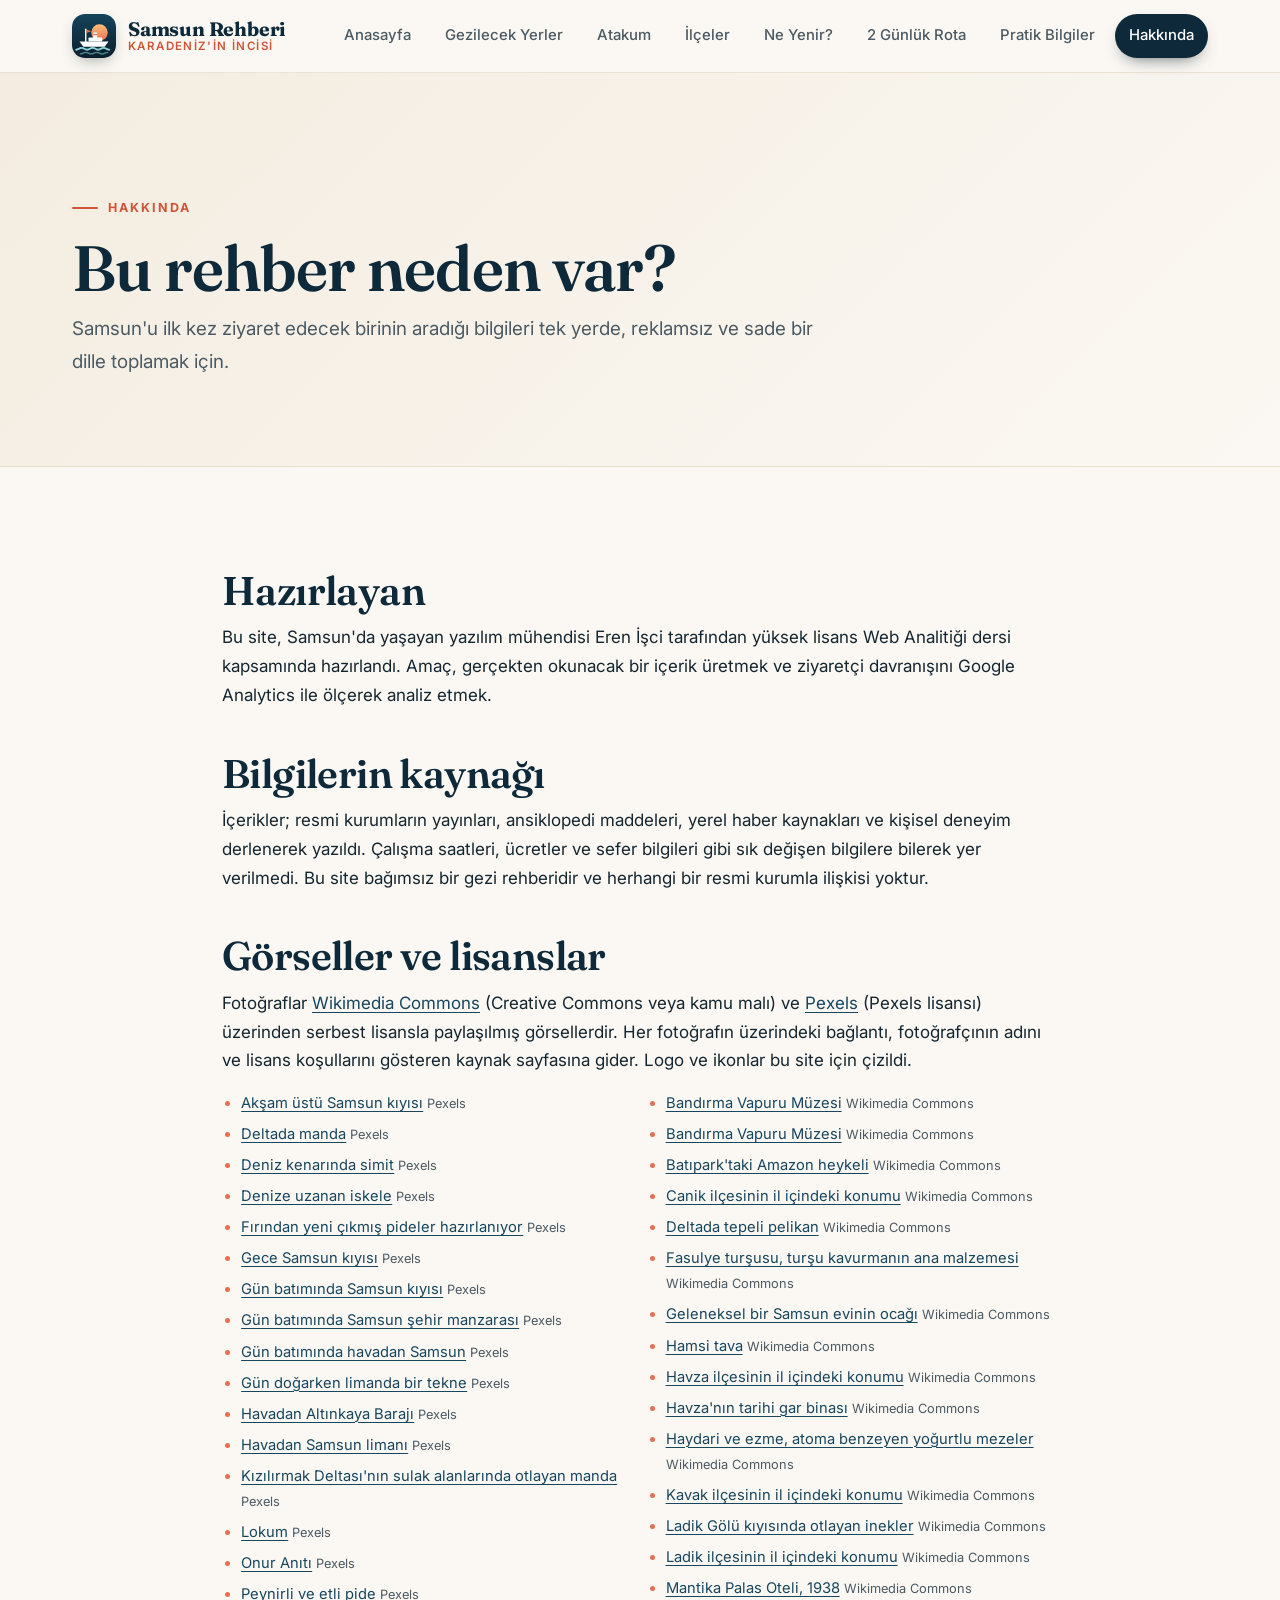
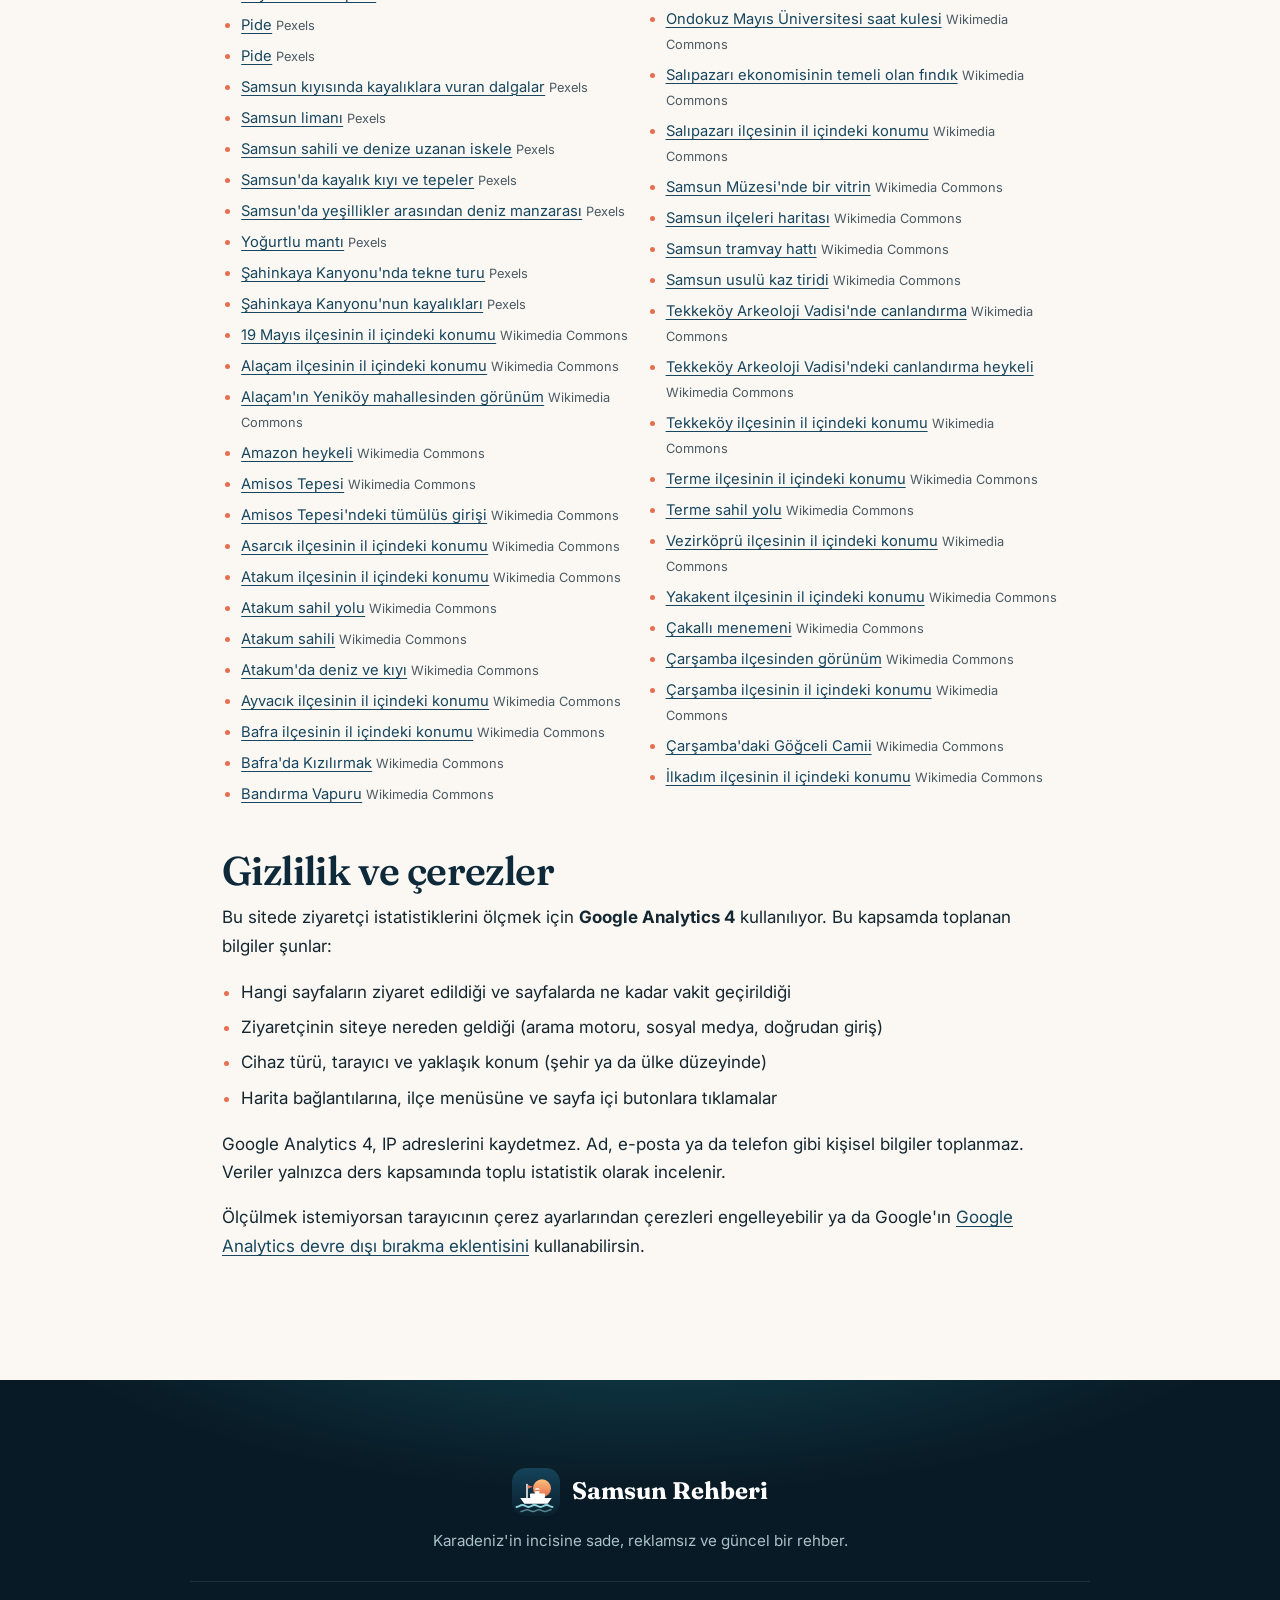
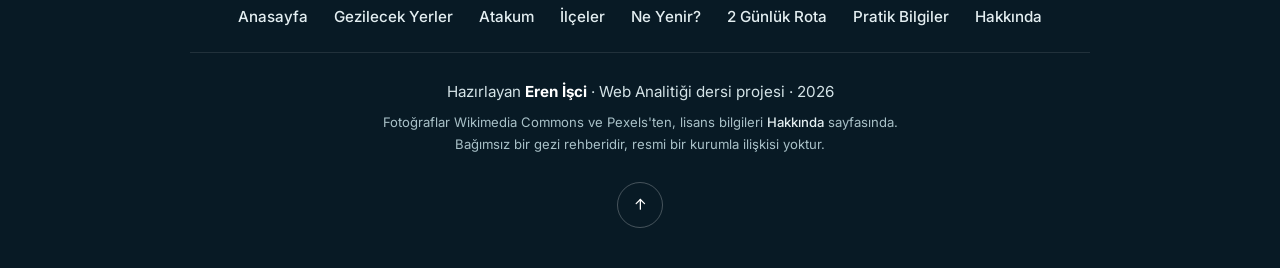
<file: about.html>
<!doctype html>
<html lang="tr">
<head>
  <meta charset="utf-8">
  <meta name="viewport" content="width=device-width, initial-scale=1">
  <title>Hakkında, Görseller ve Gizlilik | Samsun Rehberi</title>
  <meta name="description" content="Samsun Rehberi'nin amacı, bilgilerin ve fotoğrafların kaynağı ve Google Analytics hakkında gizlilik bilgilendirmesi.">
  <meta name="theme-color" content="#0e2a3a">
  <meta property="og:title" content="Hakkında, Görseller ve Gizlilik | Samsun Rehberi">
  <meta property="og:description" content="Samsun Rehberi'nin amacı, bilgilerin ve fotoğrafların kaynağı ve Google Analytics hakkında gizlilik bilgilendirmesi.">
  <meta property="og:type" content="website">
  <meta property="og:locale" content="tr_TR">
  <script>document.documentElement.classList.add('js');</script>

  <!-- Google tag (gtag.js) -->
  <script async src="https://www.googletagmanager.com/gtag/js?id=G-HYFFZ7NZW5"></script>
  <script>
    window.dataLayer = window.dataLayer || [];
    function gtag(){dataLayer.push(arguments);}
    gtag('js', new Date());
    gtag('config', 'G-HYFFZ7NZW5', { content_group: 'about' });
  </script>

  <link rel="icon" href="favicon.svg" type="image/svg+xml">
  <link rel="preconnect" href="https://fonts.googleapis.com">
  <link rel="preconnect" href="https://fonts.gstatic.com" crossorigin>
  <link href="https://fonts.googleapis.com/css2?family=Fraunces:opsz,wght@9..144,500;9..144,600;9..144,700&family=Inter:wght@400;500;600;700&display=swap" rel="stylesheet">
  <link rel="stylesheet" href="css/style.css">
</head>
<body data-content-group="about">
  <a class="skip-link" href="#main">İçeriğe geç</a>

  <header class="site-header">
    <div class="container header-inner">
      <a class="brand" href="index.html" aria-label="Samsun Rehberi anasayfa"><svg class="logo" viewBox="0 0 64 64" aria-hidden="true"><defs><linearGradient id="lg-sea" x1="0" y1="0" x2="0" y2="1"><stop offset="0" stop-color="#14435a"/><stop offset="1" stop-color="#0a1f2c"/></linearGradient><linearGradient id="lg-sun" x1="0" y1="0" x2="0" y2="1"><stop offset="0" stop-color="#ffc07a"/><stop offset="1" stop-color="#e76f51"/></linearGradient></defs><rect width="64" height="64" rx="16" fill="url(#lg-sea)"/><circle cx="40" cy="27" r="12" fill="url(#lg-sun)"/><path d="M20 22v18" stroke="#fff" stroke-width="2" stroke-linecap="round"/><path d="M21 22.5l7 2.5-7 2.5z" fill="#e76f51"/><rect x="31" y="27" width="5.5" height="8" rx="1" fill="#fff"/><rect x="31" y="29" width="5.5" height="1.8" fill="#e76f51"/><rect x="24" y="34" width="20" height="6" rx="1.2" fill="#fff"/><path d="M11 40h42l-5.5 7.5h-31z" fill="#fff"/><path d="M6 52c4 0 4-2.6 8-2.6s4 2.6 8 2.6 4-2.6 8-2.6 4 2.6 8 2.6 4-2.6 8-2.6 4 2.6 8 2.6" fill="none" stroke="#8fd3dc" stroke-width="2.6" stroke-linecap="round"/><path d="M12 58c4 0 4-2.2 8-2.2s4 2.2 8 2.2 4-2.2 8-2.2 4 2.2 8 2.2 4-2.2 8-2.2" fill="none" stroke="#8fd3dc" stroke-width="2" stroke-linecap="round" opacity=".55"/></svg>
        <span class="brand-text"><strong>Samsun Rehberi</strong><small>Karadeniz'in incisi</small></span>
      </a>
      <button class="nav-toggle" type="button" aria-expanded="false" aria-controls="site-nav" aria-label="Menüyü aç">
        <span></span><span></span><span></span>
      </button>
      <nav class="site-nav" id="site-nav" aria-label="Ana menü">
        <a href="index.html"><svg class="ico" viewBox="0 0 24 24" fill="none" stroke="currentColor" stroke-width="1.8" stroke-linecap="round" stroke-linejoin="round" aria-hidden="true"><path d="M3 11l9-7 9 7"/><path d="M5 10v10h14V10"/><path d="M10 20v-6h4v6"/></svg><span>Anasayfa</span></a><a href="places.html"><svg class="ico" viewBox="0 0 24 24" fill="none" stroke="currentColor" stroke-width="1.8" stroke-linecap="round" stroke-linejoin="round" aria-hidden="true"><path d="M12 21s-7-6.2-7-11a7 7 0 0 1 14 0c0 4.8-7 11-7 11z"/><circle cx="12" cy="10" r="2.5"/></svg><span>Gezilecek Yerler</span></a><a href="atakum.html"><svg class="ico" viewBox="0 0 24 24" fill="none" stroke="currentColor" stroke-width="1.8" stroke-linecap="round" stroke-linejoin="round" aria-hidden="true"><path d="M2 12c2 0 2-2 4-2s2 2 4 2 2-2 4-2 2 2 4 2 2-2 4-2"/><path d="M2 17c2 0 2-2 4-2s2 2 4 2 2-2 4-2 2 2 4 2 2-2 4-2"/><circle cx="17" cy="6" r="2"/></svg><span>Atakum</span></a><a href="districts.html"><svg class="ico" viewBox="0 0 24 24" fill="none" stroke="currentColor" stroke-width="1.8" stroke-linecap="round" stroke-linejoin="round" aria-hidden="true"><path d="M9 4L3 6v14l6-2 6 2 6-2V4l-6 2z"/><path d="M9 4v14M15 6v14"/></svg><span>İlçeler</span></a><a href="food.html"><svg class="ico" viewBox="0 0 24 24" fill="none" stroke="currentColor" stroke-width="1.8" stroke-linecap="round" stroke-linejoin="round" aria-hidden="true"><path d="M3 11h18"/><path d="M5 11a7 7 0 0 0 14 0"/><path d="M12 4v3"/><path d="M8 5l1 2"/><path d="M16 5l-1 2"/></svg><span>Ne Yenir?</span></a><a href="itinerary.html"><svg class="ico" viewBox="0 0 24 24" fill="none" stroke="currentColor" stroke-width="1.8" stroke-linecap="round" stroke-linejoin="round" aria-hidden="true"><circle cx="6" cy="18" r="2"/><circle cx="18" cy="6" r="2"/><path d="M8 18h6a4 4 0 0 0 0-8h-4a4 4 0 0 1 0-8h6"/></svg><span>2 Günlük Rota</span></a><a href="practical.html"><svg class="ico" viewBox="0 0 24 24" fill="none" stroke="currentColor" stroke-width="1.8" stroke-linecap="round" stroke-linejoin="round" aria-hidden="true"><circle cx="12" cy="12" r="9"/><path d="M12 11v5"/><path d="M12 8h.01"/></svg><span>Pratik Bilgiler</span></a><a href="about.html" aria-current="page"><svg class="ico" viewBox="0 0 24 24" fill="none" stroke="currentColor" stroke-width="1.8" stroke-linecap="round" stroke-linejoin="round" aria-hidden="true"><circle cx="12" cy="8" r="4"/><path d="M4 21c1.5-4 4.5-6 8-6s6.5 2 8 6"/></svg><span>Hakkında</span></a>
      </nav>
    </div>
  </header>

  <main id="main">

    <div class="page-head">
      <div class="container">
        <span class="eyebrow">Hakkında</span>
        <h1>Bu rehber neden var?</h1>
        <p class="lead">Samsun'u ilk kez ziyaret edecek birinin aradığı bilgileri tek yerde, reklamsız ve sade bir dille toplamak için.</p>
      </div>
    </div>
    <section>
      <div class="container narrow">
        <div class="prose" data-reveal>
          <h2>Hazırlayan</h2>
          <p>Bu site, Samsun'da yaşayan yazılım mühendisi Eren İşci tarafından yüksek lisans Web Analitiği dersi kapsamında hazırlandı. Amaç, gerçekten okunacak bir içerik üretmek ve ziyaretçi davranışını Google Analytics ile ölçerek analiz etmek.</p>

          <h2>Bilgilerin kaynağı</h2>
          <p>İçerikler; resmi kurumların yayınları, ansiklopedi maddeleri, yerel haber kaynakları ve kişisel deneyim derlenerek yazıldı. Çalışma saatleri, ücretler ve sefer bilgileri gibi sık değişen bilgilere bilerek yer verilmedi. Bu site bağımsız bir gezi rehberidir ve herhangi bir resmi kurumla ilişkisi yoktur.</p>

          <h2 id="gorseller">Görseller ve lisanslar</h2>
          <p>Fotoğraflar <a href="https://commons.wikimedia.org" target="_blank" rel="noopener">Wikimedia Commons</a> (Creative Commons veya kamu malı) ve <a href="https://www.pexels.com/license/" target="_blank" rel="noopener">Pexels</a> (Pexels lisansı) üzerinden serbest lisansla paylaşılmış görsellerdir. Her fotoğrafın üzerindeki bağlantı, fotoğrafçının adını ve lisans koşullarını gösteren kaynak sayfasına gider. Logo ve ikonlar bu site için çizildi.</p>
          <ul class="credits"><li><a href="https://www.pexels.com/photo/38943290/" target="_blank" rel="noopener">Akşam üstü Samsun kıyısı</a> <span>Pexels</span></li><li><a href="https://www.pexels.com/photo/38612295/" target="_blank" rel="noopener">Deltada manda</a> <span>Pexels</span></li><li><a href="https://www.pexels.com/photo/14854785/" target="_blank" rel="noopener">Deniz kenarında simit</a> <span>Pexels</span></li><li><a href="https://www.pexels.com/photo/34010118/" target="_blank" rel="noopener">Denize uzanan iskele</a> <span>Pexels</span></li><li><a href="https://www.pexels.com/photo/36445048/" target="_blank" rel="noopener">Fırından yeni çıkmış pideler hazırlanıyor</a> <span>Pexels</span></li><li><a href="https://www.pexels.com/photo/19746455/" target="_blank" rel="noopener">Gece Samsun kıyısı</a> <span>Pexels</span></li><li><a href="https://www.pexels.com/photo/38943292/" target="_blank" rel="noopener">Gün batımında Samsun kıyısı</a> <span>Pexels</span></li><li><a href="https://www.pexels.com/photo/38956908/" target="_blank" rel="noopener">Gün batımında Samsun şehir manzarası</a> <span>Pexels</span></li><li><a href="https://www.pexels.com/photo/27978377/" target="_blank" rel="noopener">Gün batımında havadan Samsun</a> <span>Pexels</span></li><li><a href="https://www.pexels.com/photo/18576312/" target="_blank" rel="noopener">Gün doğarken limanda bir tekne</a> <span>Pexels</span></li><li><a href="https://www.pexels.com/photo/18744798/" target="_blank" rel="noopener">Havadan Altınkaya Barajı</a> <span>Pexels</span></li><li><a href="https://www.pexels.com/photo/38915668/" target="_blank" rel="noopener">Havadan Samsun limanı</a> <span>Pexels</span></li><li><a href="https://www.pexels.com/photo/17021996/" target="_blank" rel="noopener">Kızılırmak Deltası'nın sulak alanlarında otlayan manda</a> <span>Pexels</span></li><li><a href="https://www.pexels.com/photo/36207188/" target="_blank" rel="noopener">Lokum</a> <span>Pexels</span></li><li><a href="https://www.pexels.com/photo/34010100/" target="_blank" rel="noopener">Onur Anıtı</a> <span>Pexels</span></li><li><a href="https://www.pexels.com/photo/7813736/" target="_blank" rel="noopener">Peynirli ve etli pide</a> <span>Pexels</span></li><li><a href="https://www.pexels.com/photo/36445045/" target="_blank" rel="noopener">Pide</a> <span>Pexels</span></li><li><a href="https://www.pexels.com/photo/5639365/" target="_blank" rel="noopener">Pide</a> <span>Pexels</span></li><li><a href="https://www.pexels.com/photo/39117724/" target="_blank" rel="noopener">Samsun kıyısında kayalıklara vuran dalgalar</a> <span>Pexels</span></li><li><a href="https://www.pexels.com/photo/38634954/" target="_blank" rel="noopener">Samsun limanı</a> <span>Pexels</span></li><li><a href="https://www.pexels.com/photo/37817184/" target="_blank" rel="noopener">Samsun sahili ve denize uzanan iskele</a> <span>Pexels</span></li><li><a href="https://www.pexels.com/photo/39030107/" target="_blank" rel="noopener">Samsun'da kayalık kıyı ve tepeler</a> <span>Pexels</span></li><li><a href="https://www.pexels.com/photo/38721908/" target="_blank" rel="noopener">Samsun'da yeşillikler arasından deniz manzarası</a> <span>Pexels</span></li><li><a href="https://www.pexels.com/photo/9665030/" target="_blank" rel="noopener">Yoğurtlu mantı</a> <span>Pexels</span></li><li><a href="https://www.pexels.com/photo/38346536/" target="_blank" rel="noopener">Şahinkaya Kanyonu'nda tekne turu</a> <span>Pexels</span></li><li><a href="https://www.pexels.com/photo/8143161/" target="_blank" rel="noopener">Şahinkaya Kanyonu'nun kayalıkları</a> <span>Pexels</span></li><li><a href="https://commons.wikimedia.org/wiki/File:Ondokuzmay%C4%B1s_District_Location_in_Samsun_Province.png" target="_blank" rel="noopener">19 Mayıs ilçesinin il içindeki konumu</a> <span>Wikimedia Commons</span></li><li><a href="https://commons.wikimedia.org/wiki/File:Ala%C3%A7am_District_Location_in_Samsun_Province.png" target="_blank" rel="noopener">Alaçam ilçesinin il içindeki konumu</a> <span>Wikimedia Commons</span></li><li><a href="https://commons.wikimedia.org/wiki/File:55800_Yenik%C3%B6y-Ala%C3%A7am-Samsun,_Turkey_-_panoramio.jpg" target="_blank" rel="noopener">Alaçam'ın Yeniköy mahallesinden görünüm</a> <span>Wikimedia Commons</span></li><li><a href="https://commons.wikimedia.org/wiki/File:Samsun_amazon.JPG" target="_blank" rel="noopener">Amazon heykeli</a> <span>Wikimedia Commons</span></li><li><a href="https://commons.wikimedia.org/wiki/File:Amisos_Tepesi'ndeki_patikalar.JPG" target="_blank" rel="noopener">Amisos Tepesi</a> <span>Wikimedia Commons</span></li><li><a href="https://commons.wikimedia.org/wiki/File:Amisos_Tepesi_g%C3%BCney_t%C3%BCm%C3%BCl%C3%BCs%C3%BC_giri%C5%9Fi.JPG" target="_blank" rel="noopener">Amisos Tepesi'ndeki tümülüs girişi</a> <span>Wikimedia Commons</span></li><li><a href="https://commons.wikimedia.org/wiki/File:Asarc%C4%B1k_District_Location_in_Samsun_Province.png" target="_blank" rel="noopener">Asarcık ilçesinin il içindeki konumu</a> <span>Wikimedia Commons</span></li><li><a href="https://commons.wikimedia.org/wiki/File:Atakum_District_Location_in_Samsun_Province.png" target="_blank" rel="noopener">Atakum ilçesinin il içindeki konumu</a> <span>Wikimedia Commons</span></li><li><a href="https://commons.wikimedia.org/wiki/File:Atakum_sahil_yolu.jpg" target="_blank" rel="noopener">Atakum sahil yolu</a> <span>Wikimedia Commons</span></li><li><a href="https://commons.wikimedia.org/wiki/File:Samsun_Atakum_Sahil.jpg" target="_blank" rel="noopener">Atakum sahili</a> <span>Wikimedia Commons</span></li><li><a href="https://commons.wikimedia.org/wiki/File:Samsun_Atakum_Deniz.jpg" target="_blank" rel="noopener">Atakum'da deniz ve kıyı</a> <span>Wikimedia Commons</span></li><li><a href="https://commons.wikimedia.org/wiki/File:Ayvac%C4%B1k_District_Location_in_Samsun_Province.png" target="_blank" rel="noopener">Ayvacık ilçesinin il içindeki konumu</a> <span>Wikimedia Commons</span></li><li><a href="https://commons.wikimedia.org/wiki/File:Bafra_District_Location_in_Samsun_Province.png" target="_blank" rel="noopener">Bafra ilçesinin il içindeki konumu</a> <span>Wikimedia Commons</span></li><li><a href="https://commons.wikimedia.org/wiki/File:Bafra_k%C4%B1z%C4%B1l%C4%B1rmak_bridge,_k%C4%B1z%C4%B1l%C4%B1rmak_delta.jpg" target="_blank" rel="noopener">Bafra'da Kızılırmak</a> <span>Wikimedia Commons</span></li><li><a href="https://commons.wikimedia.org/wiki/File:Band%C4%B1rma_Vapuru_Samsun.jpg" target="_blank" rel="noopener">Bandırma Vapuru</a> <span>Wikimedia Commons</span></li><li><a href="https://commons.wikimedia.org/wiki/File:Band%C4%B1rma_Vapuru_M%C3%BCzesi.JPG" target="_blank" rel="noopener">Bandırma Vapuru Müzesi</a> <span>Wikimedia Commons</span></li><li><a href="https://commons.wikimedia.org/wiki/File:Band%C4%B1rma_Vapuru_M%C3%BCzesi_ve_Mill%C3%AE_Kurtulu%C5%9F_An%C4%B1t%C4%B1.JPG" target="_blank" rel="noopener">Bandırma Vapuru Müzesi</a> <span>Wikimedia Commons</span></li><li><a href="https://commons.wikimedia.org/wiki/File:Amazon_Heykeli_ve_aslanlar_(2).JPG" target="_blank" rel="noopener">Batıpark'taki Amazon heykeli</a> <span>Wikimedia Commons</span></li><li><a href="https://commons.wikimedia.org/wiki/File:Canik_District_Location_in_Samsun_Province.png" target="_blank" rel="noopener">Canik ilçesinin il içindeki konumu</a> <span>Wikimedia Commons</span></li><li><a href="https://commons.wikimedia.org/wiki/File:Tepeli_pelikan.jpg" target="_blank" rel="noopener">Deltada tepeli pelikan</a> <span>Wikimedia Commons</span></li><li><a href="https://commons.wikimedia.org/wiki/File:Fasulye_tursusu.jpg" target="_blank" rel="noopener">Fasulye turşusu, turşu kavurmanın ana malzemesi</a> <span>Wikimedia Commons</span></li><li><a href="https://commons.wikimedia.org/wiki/File:Eski_ev_oca%C4%9F%C4%B1.JPG" target="_blank" rel="noopener">Geleneksel bir Samsun evinin ocağı</a> <span>Wikimedia Commons</span></li><li><a href="https://commons.wikimedia.org/wiki/File:Hamsi_tava.jpg" target="_blank" rel="noopener">Hamsi tava</a> <span>Wikimedia Commons</span></li><li><a href="https://commons.wikimedia.org/wiki/File:Havza_District_Location_in_Samsun_Province.png" target="_blank" rel="noopener">Havza ilçesinin il içindeki konumu</a> <span>Wikimedia Commons</span></li><li><a href="https://commons.wikimedia.org/wiki/File:Havza_station.jpg" target="_blank" rel="noopener">Havza'nın tarihi gar binası</a> <span>Wikimedia Commons</span></li><li><a href="https://commons.wikimedia.org/wiki/File:Ezme_and_Haydari.jpg" target="_blank" rel="noopener">Haydari ve ezme, atoma benzeyen yoğurtlu mezeler</a> <span>Wikimedia Commons</span></li><li><a href="https://commons.wikimedia.org/wiki/File:Kavak_District_Location_in_Samsun_Province.png" target="_blank" rel="noopener">Kavak ilçesinin il içindeki konumu</a> <span>Wikimedia Commons</span></li><li><a href="https://commons.wikimedia.org/wiki/File:Ladik_G%C3%B6l%C3%BC'nde_Otlanan_%C4%B0nek.jpg" target="_blank" rel="noopener">Ladik Gölü kıyısında otlayan inekler</a> <span>Wikimedia Commons</span></li><li><a href="https://commons.wikimedia.org/wiki/File:Ladik_District_Location_in_Samsun_Province.png" target="_blank" rel="noopener">Ladik ilçesinin il içindeki konumu</a> <span>Wikimedia Commons</span></li><li><a href="https://commons.wikimedia.org/wiki/File:Mant%C4%B1ka_Palas,_1938_(2).jpg" target="_blank" rel="noopener">Mantika Palas Oteli, 1938</a> <span>Wikimedia Commons</span></li><li><a href="https://commons.wikimedia.org/wiki/File:Ondokuzmay%C4%B1s_%C3%9Cniversitesi_Saat_Kulesi.jpg" target="_blank" rel="noopener">Ondokuz Mayıs Üniversitesi saat kulesi</a> <span>Wikimedia Commons</span></li><li><a href="https://commons.wikimedia.org/wiki/File:Hazelnuts_(Corylus_avellana).jpg" target="_blank" rel="noopener">Salıpazarı ekonomisinin temeli olan fındık</a> <span>Wikimedia Commons</span></li><li><a href="https://commons.wikimedia.org/wiki/File:Sal%C4%B1pazar%C4%B1_District_Location_in_Samsun_Province.png" target="_blank" rel="noopener">Salıpazarı ilçesinin il içindeki konumu</a> <span>Wikimedia Commons</span></li><li><a href="https://commons.wikimedia.org/wiki/File:Display_case_Samsun_Museum_Turkey_2025.jpg" target="_blank" rel="noopener">Samsun Müzesi'nde bir vitrin</a> <span>Wikimedia Commons</span></li><li><a href="https://commons.wikimedia.org/wiki/File:Districts_of_Samsun.png" target="_blank" rel="noopener">Samsun ilçeleri haritası</a> <span>Wikimedia Commons</span></li><li><a href="https://commons.wikimedia.org/wiki/File:T1_Tramvay_Hatt%C4%B1_2025.jpg" target="_blank" rel="noopener">Samsun tramvay hattı</a> <span>Wikimedia Commons</span></li><li><a href="https://commons.wikimedia.org/wiki/File:Kaz_tiridi_in_Turkey,_una_especialidad_de_Samsun..jpg" target="_blank" rel="noopener">Samsun usulü kaz tiridi</a> <span>Wikimedia Commons</span></li><li><a href="https://commons.wikimedia.org/wiki/File:Geyik_avlam%C4%B1%C5%9F_ilkel_insanlar_parodisi.JPG" target="_blank" rel="noopener">Tekkeköy Arkeoloji Vadisi'nde canlandırma</a> <span>Wikimedia Commons</span></li><li><a href="https://commons.wikimedia.org/wiki/File:%C4%B0lkel_insan_heykeli.JPG" target="_blank" rel="noopener">Tekkeköy Arkeoloji Vadisi'ndeki canlandırma heykeli</a> <span>Wikimedia Commons</span></li><li><a href="https://commons.wikimedia.org/wiki/File:Tekkek%C3%B6y_District_Location_in_Samsun_Province.png" target="_blank" rel="noopener">Tekkeköy ilçesinin il içindeki konumu</a> <span>Wikimedia Commons</span></li><li><a href="https://commons.wikimedia.org/wiki/File:Terme_District_Location_in_Samsun_Province.png" target="_blank" rel="noopener">Terme ilçesinin il içindeki konumu</a> <span>Wikimedia Commons</span></li><li><a href="https://commons.wikimedia.org/wiki/File:Sahil_yolundan_,_terme_,_samsun_,_turkey_-_panoramio.jpg" target="_blank" rel="noopener">Terme sahil yolu</a> <span>Wikimedia Commons</span></li><li><a href="https://commons.wikimedia.org/wiki/File:Vezirk%C3%B6pr%C3%BC_District_Location_in_Samsun_Province.png" target="_blank" rel="noopener">Vezirköprü ilçesinin il içindeki konumu</a> <span>Wikimedia Commons</span></li><li><a href="https://commons.wikimedia.org/wiki/File:Yakakent_District_Location_in_Samsun_Province.png" target="_blank" rel="noopener">Yakakent ilçesinin il içindeki konumu</a> <span>Wikimedia Commons</span></li><li><a href="https://commons.wikimedia.org/wiki/File:%C3%87akall%C4%B1_menemeni.jpg" target="_blank" rel="noopener">Çakallı menemeni</a> <span>Wikimedia Commons</span></li><li><a href="https://commons.wikimedia.org/wiki/File:%C3%87ar%C5%9Famba_il%C3%A7esinden_g%C3%B6r%C3%BCn%C3%BCm.JPG" target="_blank" rel="noopener">Çarşamba ilçesinden görünüm</a> <span>Wikimedia Commons</span></li><li><a href="https://commons.wikimedia.org/wiki/File:%C3%87ar%C5%9Famba_District_Location_in_Samsun_Province.png" target="_blank" rel="noopener">Çarşamba ilçesinin il içindeki konumu</a> <span>Wikimedia Commons</span></li><li><a href="https://commons.wikimedia.org/wiki/File:G%C3%B6%C4%9Fceli_Camii.JPG" target="_blank" rel="noopener">Çarşamba'daki Göğceli Camii</a> <span>Wikimedia Commons</span></li><li><a href="https://commons.wikimedia.org/wiki/File:%C4%B0lkad%C4%B1m_District_Location_in_Samsun_Province.png" target="_blank" rel="noopener">İlkadım ilçesinin il içindeki konumu</a> <span>Wikimedia Commons</span></li></ul>

          <h2>Gizlilik ve çerezler</h2>
          <p>Bu sitede ziyaretçi istatistiklerini ölçmek için <strong>Google Analytics 4</strong> kullanılıyor. Bu kapsamda toplanan bilgiler şunlar:</p>
          <ul>
            <li>Hangi sayfaların ziyaret edildiği ve sayfalarda ne kadar vakit geçirildiği</li>
            <li>Ziyaretçinin siteye nereden geldiği (arama motoru, sosyal medya, doğrudan giriş)</li>
            <li>Cihaz türü, tarayıcı ve yaklaşık konum (şehir ya da ülke düzeyinde)</li>
            <li>Harita bağlantılarına, ilçe menüsüne ve sayfa içi butonlara tıklamalar</li>
          </ul>
          <p>Google Analytics 4, IP adreslerini kaydetmez. Ad, e-posta ya da telefon gibi kişisel bilgiler toplanmaz. Veriler yalnızca ders kapsamında toplu istatistik olarak incelenir.</p>
          <p>Ölçülmek istemiyorsan tarayıcının çerez ayarlarından çerezleri engelleyebilir ya da Google'ın <a href="https://tools.google.com/dlpage/gaoptout" target="_blank" rel="noopener">Google Analytics devre dışı bırakma eklentisini</a> kullanabilirsin.</p>
        </div>
        <div data-read-end></div>
      </div>
    </section>

  </main>

  <footer class="site-footer">
    <div class="container footer-inner">
      <a class="footer-brand" href="index.html"><svg class="logo" viewBox="0 0 64 64" aria-hidden="true"><defs><linearGradient id="lg-sea" x1="0" y1="0" x2="0" y2="1"><stop offset="0" stop-color="#14435a"/><stop offset="1" stop-color="#0a1f2c"/></linearGradient><linearGradient id="lg-sun" x1="0" y1="0" x2="0" y2="1"><stop offset="0" stop-color="#ffc07a"/><stop offset="1" stop-color="#e76f51"/></linearGradient></defs><rect width="64" height="64" rx="16" fill="url(#lg-sea)"/><circle cx="40" cy="27" r="12" fill="url(#lg-sun)"/><path d="M20 22v18" stroke="#fff" stroke-width="2" stroke-linecap="round"/><path d="M21 22.5l7 2.5-7 2.5z" fill="#e76f51"/><rect x="31" y="27" width="5.5" height="8" rx="1" fill="#fff"/><rect x="31" y="29" width="5.5" height="1.8" fill="#e76f51"/><rect x="24" y="34" width="20" height="6" rx="1.2" fill="#fff"/><path d="M11 40h42l-5.5 7.5h-31z" fill="#fff"/><path d="M6 52c4 0 4-2.6 8-2.6s4 2.6 8 2.6 4-2.6 8-2.6 4 2.6 8 2.6 4-2.6 8-2.6 4 2.6 8 2.6" fill="none" stroke="#8fd3dc" stroke-width="2.6" stroke-linecap="round"/><path d="M12 58c4 0 4-2.2 8-2.2s4 2.2 8 2.2 4-2.2 8-2.2 4 2.2 8 2.2 4-2.2 8-2.2" fill="none" stroke="#8fd3dc" stroke-width="2" stroke-linecap="round" opacity=".55"/></svg><span>Samsun Rehberi</span></a>
      <p class="footer-tag">Karadeniz'in incisine sade, reklamsız ve güncel bir rehber.</p>
      <nav class="footer-nav" aria-label="Alt menü"><a href="index.html">Anasayfa</a><a href="places.html">Gezilecek Yerler</a><a href="atakum.html">Atakum</a><a href="districts.html">İlçeler</a><a href="food.html">Ne Yenir?</a><a href="itinerary.html">2 Günlük Rota</a><a href="practical.html">Pratik Bilgiler</a><a href="about.html">Hakkında</a></nav>
      <p class="footer-author">Hazırlayan <strong>Eren İşci</strong> &middot; Web Analitiği dersi projesi &middot; 2026</p>
      <p class="footer-note">Fotoğraflar Wikimedia Commons ve Pexels'ten, lisans bilgileri <a href="about.html#gorseller">Hakkında</a> sayfasında. Bağımsız bir gezi rehberidir, resmi bir kurumla ilişkisi yoktur.</p>
      <a class="to-top" href="#main" aria-label="Sayfanın başına dön"><svg class="ico" viewBox="0 0 24 24" fill="none" stroke="currentColor" stroke-width="1.8" stroke-linecap="round" stroke-linejoin="round" aria-hidden="true"><path d="M12 19V5"/><path d="M6 11l6-6 6 6"/></svg></a>
    </div>
  </footer>

  <script src="js/main.js"></script>
</body>
</html>
</file>
<file: css/style.css>
/* ==========================================================================
   Samsun Rehberi - stylesheet
   ========================================================================== */

/* ---------- Design tokens ---------- */
:root {
  --sea-950: #081a25;
  --sea-900: #0e2a3a;
  --sea-800: #133a4f;
  --sea-700: #17465e;
  --sea-500: #1f7a8c;
  --teal-300: #8fd3dc;
  --teal-100: #dff1f3;
  --sand-50: #fbf8f3;
  --sand-100: #f4ece0;
  --sand-200: #eadfcd;
  --coral-500: #e76f51;
  --coral-600: #cf5537;
  --gold-400: #f4a261;
  --ink: #142630;
  --ink-soft: #4b5a63;
  --line: #e7dece;
  --white: #ffffff;

  --radius-sm: 10px;
  --radius: 18px;
  --radius-lg: 26px;
  --shadow-sm: 0 1px 2px rgba(8, 26, 37, 0.06), 0 4px 12px rgba(8, 26, 37, 0.05);
  --shadow: 0 2px 6px rgba(8, 26, 37, 0.06), 0 18px 40px -12px rgba(8, 26, 37, 0.18);
  --shadow-lg: 0 30px 60px -20px rgba(8, 26, 37, 0.35);

  --font-display: "Fraunces", Georgia, "Times New Roman", serif;
  --font-body: "Inter", system-ui, -apple-system, "Segoe UI", sans-serif;
  --max: 1200px;
  --gutter: clamp(16px, 4vw, 32px);
  --ease: cubic-bezier(0.22, 1, 0.36, 1);
  --header-h: 72px;
}

/* ---------- Base ---------- */
*,
*::before,
*::after {
  box-sizing: border-box;
}

html {
  scroll-behavior: smooth;
  scroll-padding-top: calc(var(--header-h) + 16px);
  -webkit-text-size-adjust: 100%;
}

body {
  margin: 0;
  background: var(--sand-50);
  color: var(--ink);
  font-family: var(--font-body);
  font-size: 17px;
  line-height: 1.7;
  -webkit-font-smoothing: antialiased;
  text-rendering: optimizeLegibility;
  animation: page-in 0.6s var(--ease) both;
}

@keyframes page-in {
  from { opacity: 0; }
  to { opacity: 1; }
}

img,
svg {
  max-width: 100%;
  display: block;
}

a {
  color: var(--sea-700);
  text-decoration-thickness: 1px;
  text-underline-offset: 3px;
  transition: color 0.2s ease;
}

a:hover {
  color: var(--coral-600);
}

h1,
h2,
h3,
h4 {
  font-family: var(--font-display);
  font-weight: 600;
  line-height: 1.12;
  color: var(--sea-900);
  letter-spacing: -0.015em;
  margin: 0 0 0.6rem;
}

h1 { font-size: clamp(2.3rem, 5.6vw, 4rem); }
h2 { font-size: clamp(1.7rem, 3.4vw, 2.5rem); }
h3 { font-size: 1.32rem; }

p {
  margin: 0 0 1rem;
}

::selection {
  background: var(--gold-400);
  color: var(--sea-950);
}

.container {
  width: 100%;
  max-width: var(--max);
  margin-inline: auto;
  padding-inline: var(--gutter);
}

.container.narrow {
  max-width: 900px;
}

section {
  padding: clamp(56px, 8vw, 104px) 0;
  position: relative;
}

section.soft {
  background: var(--sand-100);
}

.ico {
  width: 1.1em;
  height: 1.1em;
  flex: none;
}

/* ---------- Page transitions (supported browsers) ---------- */
@view-transition {
  navigation: auto;
}

::view-transition-old(root) {
  animation: 0.28s var(--ease) both vt-out;
}

::view-transition-new(root) {
  animation: 0.45s var(--ease) both vt-in;
}

@keyframes vt-out {
  to { opacity: 0; transform: translateY(-10px); }
}

@keyframes vt-in {
  from { opacity: 0; transform: translateY(14px); }
}

/* ---------- Scroll reveal ---------- */
.js [data-reveal] {
  opacity: 0;
  transform: translateY(28px);
  transition: opacity 0.8s var(--ease), transform 0.8s var(--ease);
  transition-delay: calc(var(--d, 0) * 90ms);
}

.js [data-reveal].is-visible {
  opacity: 1;
  transform: none;
}

/* ---------- Header ---------- */
.site-header {
  position: sticky;
  top: 0;
  z-index: 50;
  background: rgba(251, 248, 243, 0.82);
  backdrop-filter: saturate(1.4) blur(14px);
  -webkit-backdrop-filter: saturate(1.4) blur(14px);
  border-bottom: 1px solid rgba(231, 222, 206, 0.8);
  transition: box-shadow 0.3s ease, background 0.3s ease;
}

.site-header.is-scrolled {
  box-shadow: 0 10px 30px -18px rgba(8, 26, 37, 0.35);
  background: rgba(251, 248, 243, 0.94);
}

.header-inner {
  display: flex;
  align-items: center;
  gap: 24px;
  min-height: var(--header-h);
}

.brand {
  display: flex;
  align-items: center;
  gap: 12px;
  text-decoration: none;
  color: var(--sea-900);
  flex: none;
}

.brand .logo {
  width: 44px;
  height: 44px;
  border-radius: 13px;
  box-shadow: 0 6px 16px -6px rgba(8, 26, 37, 0.45);
  transition: transform 0.4s var(--ease);
}

.brand:hover .logo {
  transform: rotate(-6deg) scale(1.06);
}

.brand-text {
  display: flex;
  flex-direction: column;
  line-height: 1.1;
}

.brand-text strong {
  font-family: var(--font-display);
  font-size: 1.22rem;
  font-weight: 700;
  letter-spacing: -0.01em;
}

.brand-text small {
  font-size: 0.72rem;
  font-weight: 600;
  letter-spacing: 0.12em;
  text-transform: uppercase;
  color: var(--coral-600);
}

.site-nav {
  display: flex;
  align-items: center;
  gap: 6px;
  margin-left: auto;
}

.site-nav a {
  position: relative;
  display: inline-flex;
  align-items: center;
  gap: 7px;
  padding: 9px 14px;
  border-radius: 999px;
  color: var(--ink-soft);
  text-decoration: none;
  font-size: 0.93rem;
  font-weight: 500;
  white-space: nowrap;
  transition: background 0.25s ease, color 0.25s ease, transform 0.25s var(--ease);
}

.site-nav a .ico {
  display: none;
}

.site-nav a:hover {
  background: var(--sand-100);
  color: var(--sea-900);
  transform: translateY(-1px);
}

.site-nav a[aria-current="page"] {
  background: var(--sea-900);
  color: var(--white);
  box-shadow: 0 8px 18px -10px rgba(8, 26, 37, 0.8);
}

.nav-toggle {
  display: none;
  width: 46px;
  height: 46px;
  margin-left: auto;
  border: 1px solid var(--line);
  border-radius: 14px;
  background: var(--white);
  cursor: pointer;
  padding: 0;
  flex-direction: column;
  align-items: center;
  justify-content: center;
  gap: 5px;
  transition: background 0.2s ease;
}

.nav-toggle:hover {
  background: var(--sand-100);
}

.nav-toggle span {
  display: block;
  width: 20px;
  height: 2px;
  border-radius: 2px;
  background: var(--sea-900);
  transition: transform 0.3s var(--ease), opacity 0.2s ease;
}

.nav-toggle[aria-expanded="true"] span:nth-child(1) { transform: translateY(7px) rotate(45deg); }
.nav-toggle[aria-expanded="true"] span:nth-child(2) { opacity: 0; }
.nav-toggle[aria-expanded="true"] span:nth-child(3) { transform: translateY(-7px) rotate(-45deg); }

@media (max-width: 1180px) {
  .header-inner {
    flex-wrap: wrap;
    gap: 12px;
    min-height: 68px;
  }
  .nav-toggle {
    display: inline-flex;
  }
  .site-nav {
    flex-basis: 100%;
    flex-direction: column;
    align-items: stretch;
    gap: 4px;
    margin: 0;
    max-height: 0;
    overflow: hidden;
    opacity: 0;
    visibility: hidden;
    transition: max-height 0.45s var(--ease), opacity 0.3s ease, padding 0.3s ease, visibility 0.45s;
  }
  .site-nav.is-open {
    max-height: 640px;
    opacity: 1;
    visibility: visible;
    padding: 4px 0 16px;
  }
  .site-nav a {
    padding: 13px 16px;
    border-radius: 14px;
    font-size: 1.02rem;
    gap: 12px;
  }
  .site-nav a .ico {
    display: block;
    color: var(--coral-500);
  }
  .site-nav a[aria-current="page"] .ico {
    color: var(--gold-400);
  }
  .site-nav.is-open a {
    animation: nav-item-in 0.45s var(--ease) both;
  }
  .site-nav.is-open a:nth-child(2) { animation-delay: 30ms; }
  .site-nav.is-open a:nth-child(3) { animation-delay: 60ms; }
  .site-nav.is-open a:nth-child(4) { animation-delay: 90ms; }
  .site-nav.is-open a:nth-child(5) { animation-delay: 120ms; }
  .site-nav.is-open a:nth-child(6) { animation-delay: 150ms; }
  .site-nav.is-open a:nth-child(7) { animation-delay: 180ms; }
  .site-nav.is-open a:nth-child(8) { animation-delay: 210ms; }
}

@keyframes nav-item-in {
  from { opacity: 0; transform: translateX(-12px); }
  to { opacity: 1; transform: none; }
}

@media (max-width: 420px) {
  .brand-text small { display: none; }
  .brand .logo { width: 40px; height: 40px; }
}

/* ---------- Eyebrow, section heads ---------- */
.eyebrow {
  display: inline-flex;
  align-items: center;
  gap: 10px;
  font-size: 0.78rem;
  font-weight: 700;
  letter-spacing: 0.16em;
  text-transform: uppercase;
  color: var(--coral-600);
  margin-bottom: 0.9rem;
}

.eyebrow::before {
  content: "";
  width: 26px;
  height: 2px;
  border-radius: 2px;
  background: currentColor;
}

.section-head {
  max-width: 720px;
  margin-bottom: clamp(28px, 4vw, 44px);
}

.section-head.center {
  margin-inline: auto;
  text-align: center;
}

.section-head.center .eyebrow {
  justify-content: center;
}

.section-intro {
  color: var(--ink-soft);
  font-size: 1.06rem;
  margin: 0;
}

.region-head {
  margin-top: clamp(48px, 7vw, 88px);
}

.region-head:first-child {
  margin-top: 0;
}

/* ---------- Buttons ---------- */
.btn {
  --btn-bg: var(--coral-500);
  --btn-fg: var(--white);
  position: relative;
  display: inline-flex;
  align-items: center;
  justify-content: center;
  gap: 10px;
  padding: 14px 24px;
  border-radius: 999px;
  border: 1px solid transparent;
  background: var(--btn-bg);
  color: var(--btn-fg);
  font-weight: 600;
  font-size: 0.98rem;
  text-decoration: none;
  overflow: hidden;
  isolation: isolate;
  transition: transform 0.3s var(--ease), box-shadow 0.3s var(--ease), background 0.3s ease, color 0.3s ease, border-color 0.3s ease;
}

.btn .ico {
  transition: transform 0.35s var(--ease);
}

.btn::after {
  /* Light sweep on hover */
  content: "";
  position: absolute;
  inset: 0;
  z-index: -1;
  background: linear-gradient(110deg, transparent 30%, rgba(255, 255, 255, 0.28) 50%, transparent 70%);
  transform: translateX(-120%);
  transition: transform 0.7s var(--ease);
}

.btn:hover {
  transform: translateY(-2px);
  color: var(--btn-fg);
}

.btn:hover .ico {
  transform: translateX(4px);
}

.btn:hover::after {
  transform: translateX(120%);
}

.btn:active {
  transform: translateY(0) scale(0.98);
}

.btn-primary {
  box-shadow: 0 12px 24px -12px rgba(231, 111, 81, 0.75);
}

.btn-primary:hover {
  --btn-bg: var(--coral-600);
  box-shadow: 0 18px 30px -12px rgba(231, 111, 81, 0.8);
}

.btn-ghost {
  --btn-bg: rgba(255, 255, 255, 0.08);
  border-color: rgba(255, 255, 255, 0.45);
  backdrop-filter: blur(6px);
}

.btn-ghost:hover {
  --btn-bg: var(--white);
  --btn-fg: var(--sea-900);
}

.btn-outline {
  --btn-bg: transparent;
  --btn-fg: var(--sea-900);
  border-color: var(--sea-700);
}

.btn-outline:hover {
  --btn-bg: var(--sea-900);
  --btn-fg: var(--white);
}

.btn-row {
  display: flex;
  flex-wrap: wrap;
  gap: 12px;
  margin-top: 1.8rem;
}

.btn-row.center {
  justify-content: center;
}

/* ---------- Hero (home + Atakum) ---------- */
.hero-photo {
  position: relative;
  min-height: min(92vh, 860px);
  display: flex;
  flex-direction: column;
  justify-content: flex-end;
  color: var(--white);
  overflow: hidden;
  background: var(--sea-950);
  padding: 0;
}

.hero-media {
  position: absolute;
  inset: 0;
}

.hero-slide {
  position: absolute;
  inset: 0;
  width: 100%;
  height: 100%;
  object-fit: cover;
  opacity: 0;
  transform: scale(1.08);
  transition: opacity 1.8s ease, transform 9s linear;
  color: transparent;
}

.hero-slide.is-active {
  opacity: 1;
  transform: scale(1);
}

.hero-photo::before {
  content: "";
  position: absolute;
  inset: 0;
  z-index: 1;
  background:
    linear-gradient(90deg, rgba(8, 26, 37, 0.78) 0%, rgba(8, 26, 37, 0.35) 55%, rgba(8, 26, 37, 0.1) 100%),
    linear-gradient(180deg, rgba(8, 26, 37, 0.35) 0%, rgba(8, 26, 37, 0) 30%, rgba(8, 26, 37, 0.85) 100%);
}

.hero-inner {
  position: relative;
  z-index: 2;
  padding-top: 120px;
  padding-bottom: 32px;
}

.hero-inner h1 {
  color: var(--white);
  max-width: 14ch;
  text-shadow: 0 2px 30px rgba(0, 0, 0, 0.25);
  animation: hero-in 1s var(--ease) 0.1s both;
}

.hero-inner .eyebrow {
  color: var(--gold-400);
  animation: hero-in 1s var(--ease) both;
}

.hero-inner .lead {
  font-size: clamp(1.02rem, 1.6vw, 1.22rem);
  max-width: 58ch;
  color: #e6f0f2;
  animation: hero-in 1s var(--ease) 0.2s both;
}

.hero-inner .btn-row {
  animation: hero-in 1s var(--ease) 0.3s both;
}

@keyframes hero-in {
  from { opacity: 0; transform: translateY(24px); }
  to { opacity: 1; transform: none; }
}

.hero-meta {
  position: relative;
  z-index: 2;
  display: flex;
  align-items: center;
  gap: 16px;
  padding-top: 18px;
  padding-bottom: 26px;
  font-size: 0.82rem;
  color: rgba(255, 255, 255, 0.8);
}

.hero-meta::before {
  content: "";
  position: absolute;
  top: 0;
  left: var(--gutter);
  right: var(--gutter);
  height: 1px;
  background: rgba(255, 255, 255, 0.16);
}

.hero-when {
  display: inline-flex;
  align-items: center;
  gap: 8px;
  font-weight: 600;
  letter-spacing: 0.04em;
}

.hero-when .ico {
  color: var(--gold-400);
}

.hero-dots {
  display: flex;
  gap: 8px;
  margin-left: auto;
}

.hero-dot {
  width: 28px;
  height: 4px;
  padding: 0;
  border: 0;
  border-radius: 4px;
  background: rgba(255, 255, 255, 0.3);
  cursor: pointer;
  transition: background 0.3s ease, width 0.4s var(--ease);
}

.hero-dot.is-active {
  width: 48px;
  background: var(--gold-400);
}

.hero-credit {
  color: rgba(255, 255, 255, 0.7);
  font-size: 0.74rem;
  text-decoration: none;
}

.hero-credit:hover {
  color: var(--white);
  text-decoration: underline;
}

@media (max-width: 640px) {
  .hero-photo {
    min-height: 88vh;
  }
  .hero-photo::before {
    background: linear-gradient(180deg, rgba(8, 26, 37, 0.35) 0%, rgba(8, 26, 37, 0.45) 40%, rgba(8, 26, 37, 0.92) 100%);
  }
  .hero-meta {
    flex-wrap: wrap;
    gap: 10px;
  }
  .hero-dots {
    order: 3;
    margin-left: 0;
    width: 100%;
  }
  .hero-credit {
    margin-left: auto;
  }
}

/* ---------- Inner page header ---------- */
.page-head {
  position: relative;
  background: linear-gradient(135deg, var(--sand-100), var(--sand-50));
  border-bottom: 1px solid var(--line);
  overflow: hidden;
}

.page-head .container {
  position: relative;
  z-index: 2;
  padding-top: clamp(56px, 9vw, 120px);
  padding-bottom: clamp(48px, 7vw, 88px);
}

.page-head .lead {
  font-size: clamp(1.02rem, 1.5vw, 1.18rem);
  color: var(--ink-soft);
  max-width: 62ch;
  margin: 0;
}

.page-head h1,
.page-head .eyebrow,
.page-head .lead {
  animation: hero-in 0.9s var(--ease) both;
}

.page-head h1 { animation-delay: 0.08s; }
.page-head .lead { animation-delay: 0.16s; }

.page-head.has-bg {
  background: var(--sea-950);
  border-bottom: 0;
}

.page-head-bg {
  position: absolute;
  inset: 0;
  width: 100%;
  height: 100%;
  object-fit: cover;
  color: transparent;
  animation: slow-zoom 18s ease-out both;
}

@keyframes slow-zoom {
  from { transform: scale(1.12); }
  to { transform: scale(1); }
}

.page-head.has-bg::before {
  content: "";
  position: absolute;
  inset: 0;
  z-index: 1;
  background: linear-gradient(90deg, rgba(8, 26, 37, 0.85) 0%, rgba(8, 26, 37, 0.5) 60%, rgba(8, 26, 37, 0.25) 100%);
}

.page-head.has-bg h1 { color: var(--white); }
.page-head.has-bg .eyebrow { color: var(--gold-400); }
.page-head.has-bg .lead { color: #e2edef; }

.page-head .hero-credit {
  position: absolute;
  right: 16px;
  bottom: 12px;
  z-index: 2;
}

/* ---------- Grids ---------- */
.grid {
  display: grid;
  gap: clamp(16px, 2.2vw, 28px);
}

.grid-2 { grid-template-columns: repeat(2, minmax(0, 1fr)); }
.grid-3 { grid-template-columns: repeat(3, minmax(0, 1fr)); }
.grid-4 { grid-template-columns: repeat(4, minmax(0, 1fr)); }

@media (max-width: 1024px) {
  .grid-3,
  .grid-4 { grid-template-columns: repeat(2, minmax(0, 1fr)); }
}

@media (max-width: 640px) {
  .grid-2,
  .grid-3,
  .grid-4 { grid-template-columns: 1fr; }
}

/* ---------- Photos ---------- */
.photo {
  position: relative;
  margin: 0;
  border-radius: var(--radius);
  overflow: hidden;
  background: linear-gradient(135deg, var(--sea-700), var(--sea-500));
  aspect-ratio: 16 / 10;
}

.photo img {
  width: 100%;
  height: 100%;
  object-fit: cover;
  transition: transform 1.2s var(--ease);
}

.photo figcaption {
  position: absolute;
  right: 10px;
  bottom: 10px;
  z-index: 2;
  font-size: 0.68rem;
  line-height: 1.2;
  padding: 4px 9px;
  border-radius: 999px;
  background: rgba(8, 26, 37, 0.6);
  backdrop-filter: blur(6px);
  color: var(--white);
  opacity: 0.85;
  transition: opacity 0.3s ease;
}

.photo figcaption a {
  color: var(--white);
  text-decoration: none;
}

.photo:hover figcaption {
  opacity: 1;
}

.photo.is-broken img {
  display: none;
}

.photo.is-broken::after {
  content: attr(data-label);
  position: absolute;
  inset: 0;
  display: grid;
  place-items: center;
  padding: 16px;
  text-align: center;
  font-family: var(--font-display);
  font-size: 1.3rem;
  color: rgba(255, 255, 255, 0.92);
}

.photo-tall { aspect-ratio: 4 / 5; }

.photo.locator {
  position: absolute;
  left: 14px;
  bottom: 14px;
  width: 30%;
  min-width: 96px;
  max-width: 150px;
  aspect-ratio: 1 / 1;
  background: var(--white);
  border: 3px solid var(--white);
  border-radius: 12px;
  box-shadow: 0 10px 24px -8px rgba(8, 26, 37, 0.45);
}

.photo.locator img,
.photo.locator-main img {
  object-fit: contain;
  background: var(--white);
}

.photo.locator.is-broken { display: none; }

.photo.locator-main {
  background: var(--white);
  border: 1px solid var(--line);
}

.photo.locator-main.is-broken::after {
  content: "Konum haritası";
  color: var(--ink-soft);
}

/* ---------- Cards ---------- */
.card {
  position: relative;
  display: flex;
  flex-direction: column;
  background: var(--white);
  border: 1px solid var(--line);
  border-radius: var(--radius-lg);
  box-shadow: var(--shadow-sm);
  overflow: hidden;
  transition: transform 0.45s var(--ease), box-shadow 0.45s var(--ease), border-color 0.3s ease;
}

.card:hover {
  transform: translateY(-6px);
  box-shadow: var(--shadow);
  border-color: var(--sand-200);
}

.card > .photo {
  border-radius: 0;
  aspect-ratio: 16 / 11;
}

.card:hover > .photo img {
  transform: scale(1.07);
}

.card-body {
  display: flex;
  flex-direction: column;
  flex: 1;
  padding: clamp(20px, 2.4vw, 28px);
}

.card-body p {
  color: var(--ink-soft);
  font-size: 0.98rem;
}

.card-body > :last-child {
  margin-bottom: 0;
}

.card-icon {
  width: 46px;
  height: 46px;
  margin-top: -50px;
  margin-bottom: 14px;
  border-radius: 14px;
  background: var(--white);
  color: var(--coral-500);
  display: grid;
  place-items: center;
  box-shadow: var(--shadow);
  position: relative;
  z-index: 2;
  transition: transform 0.4s var(--ease), background 0.3s ease, color 0.3s ease;
}

.card-icon .ico {
  width: 22px;
  height: 22px;
}

.feature-card:hover .card-icon {
  transform: rotate(-8deg) scale(1.08);
  background: var(--coral-500);
  color: var(--white);
}

.card-link {
  display: inline-flex;
  align-items: center;
  gap: 8px;
  margin-top: auto;
  padding-top: 6px;
  font-weight: 600;
  color: var(--sea-900);
  text-decoration: none;
}

.card-link .ico {
  transition: transform 0.35s var(--ease);
}

.card:hover .card-link .ico,
.card-link:hover .ico {
  transform: translateX(5px);
}

.feature-card h3 a {
  color: inherit;
  text-decoration: none;
}

.stretched-link::after {
  content: "";
  position: absolute;
  inset: 0;
  z-index: 1;
}

.feature-card .photo figcaption {
  z-index: 3;
}

.feature-card:focus-within {
  outline: 3px solid var(--coral-500);
  outline-offset: 3px;
}

.feature-card .stretched-link:focus-visible {
  outline: none;
}

.meta {
  display: flex;
  flex-wrap: wrap;
  gap: 6px;
  margin-bottom: 12px;
}

.tag {
  font-size: 0.74rem;
  font-weight: 600;
  padding: 4px 11px;
  border-radius: 999px;
  background: var(--teal-100);
  color: var(--sea-700);
}

.tag-clay {
  background: #fbe4da;
  color: var(--coral-600);
}

.icon-tile {
  width: 54px;
  height: 54px;
  border-radius: 16px;
  background: linear-gradient(135deg, #fde7dc, #fbd3c2);
  color: var(--coral-600);
  display: grid;
  place-items: center;
  margin-bottom: 18px;
  transition: transform 0.45s var(--ease);
}

.icon-tile .ico {
  width: 28px;
  height: 28px;
}

.card:hover .icon-tile {
  transform: rotate(-8deg) scale(1.06);
}

/* ---------- Dark band ---------- */
.band {
  background:
    radial-gradient(1200px 400px at 85% -10%, rgba(31, 122, 140, 0.45), transparent 60%),
    linear-gradient(180deg, var(--sea-900), var(--sea-950));
  color: #d7e6ea;
}

.band h2,
.band h3 {
  color: var(--white);
}

.band .eyebrow {
  color: var(--gold-400);
}

.band .section-intro {
  color: #b9cfd5;
}

.band .card {
  background: rgba(255, 255, 255, 0.05);
  border-color: rgba(255, 255, 255, 0.1);
  box-shadow: none;
}

.band .card:hover {
  background: rgba(255, 255, 255, 0.08);
  border-color: rgba(255, 255, 255, 0.2);
  box-shadow: var(--shadow-lg);
}

.band .card-body p {
  color: #c5d8dd;
}

.band .tag {
  background: rgba(143, 211, 220, 0.15);
  color: var(--teal-300);
}

/* ---------- Facts ---------- */
.facts {
  display: grid;
  grid-template-columns: repeat(4, minmax(0, 1fr));
  gap: clamp(12px, 2vw, 24px);
}

.fact {
  position: relative;
  padding: 26px 24px;
  border-radius: var(--radius);
  background: var(--white);
  border: 1px solid var(--line);
  box-shadow: var(--shadow-sm);
  transition: transform 0.4s var(--ease), box-shadow 0.4s var(--ease);
}

.fact:hover {
  transform: translateY(-4px);
  box-shadow: var(--shadow);
}

.fact .ico {
  width: 26px;
  height: 26px;
  color: var(--coral-500);
  margin-bottom: 14px;
}

.fact strong {
  display: block;
  font-family: var(--font-display);
  font-size: clamp(1.5rem, 2.6vw, 2.1rem);
  color: var(--sea-900);
  line-height: 1.1;
  margin-bottom: 6px;
}

.fact span {
  font-size: 0.92rem;
  color: var(--ink-soft);
}

@media (max-width: 900px) {
  .facts { grid-template-columns: repeat(2, minmax(0, 1fr)); }
}

@media (max-width: 380px) {
  .facts { grid-template-columns: 1fr; }
}

/* ---------- Marquee gallery ---------- */
.gallery-section {
  overflow: hidden;
}

.marquee {
  position: relative;
  overflow: hidden;
  padding-bottom: 28px;
  -webkit-mask-image: linear-gradient(90deg, transparent, #000 8%, #000 92%, transparent);
  mask-image: linear-gradient(90deg, transparent, #000 8%, #000 92%, transparent);
}

.marquee-track {
  display: flex;
  width: max-content;
  animation: marquee 80s linear infinite;
}

.marquee:hover .marquee-track,
.marquee:focus-within .marquee-track {
  animation-play-state: paused;
}

.marquee-clone {
  display: flex;
}

.marquee-item {
  position: relative;
  flex: none;
  width: clamp(240px, 26vw, 360px);
  aspect-ratio: 4 / 3;
  margin: 0 10px;
  border-radius: var(--radius);
  overflow: hidden;
  background: var(--sea-700);
}

.marquee-item:nth-child(even) {
  transform: translateY(28px);
}

.marquee-item img {
  width: 100%;
  height: 100%;
  object-fit: cover;
  transition: transform 1s var(--ease);
}

.marquee-item:hover img {
  transform: scale(1.08);
}

.marquee-item figcaption {
  position: absolute;
  left: 12px;
  bottom: 12px;
  padding: 6px 12px;
  border-radius: 999px;
  background: rgba(8, 26, 37, 0.62);
  backdrop-filter: blur(6px);
  color: var(--white);
  font-size: 0.82rem;
  font-weight: 500;
}

@keyframes marquee {
  to { transform: translateX(-50%); }
}

/* ---------- Split (text + photo) ---------- */
.split {
  display: grid;
  grid-template-columns: minmax(0, 1fr) minmax(0, 1fr);
  gap: clamp(28px, 5vw, 72px);
  align-items: center;
}

.split + .split {
  margin-top: clamp(56px, 8vw, 104px);
}

.split.reverse > :first-child {
  order: 2;
}

.split p {
  color: var(--ink-soft);
}

.split .photo {
  box-shadow: var(--shadow);
}

.split .photo:hover img {
  transform: scale(1.05);
}

@media (max-width: 860px) {
  .split {
    grid-template-columns: 1fr;
  }
  .split.reverse > :first-child {
    order: 0;
  }
  .split .photo-tall {
    aspect-ratio: 16 / 10;
  }
}

/* ---------- Mosaic ---------- */
.mosaic {
  display: grid;
  grid-template-columns: repeat(4, minmax(0, 1fr));
  grid-auto-rows: clamp(150px, 17vw, 230px);
  gap: 14px;
}

.mosaic .photo {
  aspect-ratio: auto;
  height: 100%;
}

.mosaic .m-big {
  grid-column: span 2;
  grid-row: span 2;
}

.mosaic .photo:hover img {
  transform: scale(1.07);
}

@media (max-width: 760px) {
  .mosaic {
    grid-template-columns: repeat(2, minmax(0, 1fr));
    grid-auto-rows: 150px;
  }
}

/* ---------- Places (Z layout) ---------- */
.place-list {
  display: flex;
  flex-direction: column;
  gap: clamp(48px, 7vw, 88px);
  margin-bottom: clamp(64px, 9vw, 112px);
}

.place {
  display: grid;
  grid-template-columns: minmax(0, 1.1fr) minmax(0, 1fr);
  gap: clamp(24px, 5vw, 64px);
  align-items: center;
}

.place:nth-child(even) .place-media {
  order: 2;
}

.place-media {
  position: relative;
}

.place-media .photo {
  aspect-ratio: 4 / 3;
  box-shadow: var(--shadow);
}

.place-media .photo:hover img {
  transform: scale(1.06);
}

.place-num {
  position: absolute;
  top: -18px;
  left: -14px;
  z-index: 3;
  display: grid;
  place-items: center;
  width: 62px;
  height: 62px;
  border-radius: 18px;
  background: var(--coral-500);
  color: var(--white);
  font-family: var(--font-display);
  font-size: 1.5rem;
  font-weight: 700;
  box-shadow: 0 14px 26px -12px rgba(231, 111, 81, 0.9);
}

.place:nth-child(even) .place-num {
  left: auto;
  right: -14px;
}

.place-body h3 {
  font-size: clamp(1.4rem, 2.4vw, 1.9rem);
}

.place-body p {
  color: var(--ink-soft);
}

.place-tip {
  position: relative;
  background: var(--sand-100);
  border-radius: 14px;
  padding: 14px 16px 14px 46px;
  font-size: 0.95rem;
  color: var(--ink) !important;
}

.place-tip::before {
  content: "";
  position: absolute;
  left: 16px;
  top: 18px;
  width: 16px;
  height: 16px;
  border-radius: 50%;
  background: var(--gold-400);
  box-shadow: 0 0 0 4px rgba(244, 162, 97, 0.25);
}

@media (max-width: 860px) {
  .place {
    grid-template-columns: 1fr;
    gap: 22px;
  }
  .place:nth-child(even) .place-media {
    order: 0;
  }
  .place-num,
  .place:nth-child(even) .place-num {
    left: 12px;
    right: auto;
    top: 12px;
    width: 52px;
    height: 52px;
    font-size: 1.25rem;
  }
}

.map-link {
  display: inline-flex;
  align-items: center;
  gap: 8px;
  padding: 9px 16px;
  border-radius: 999px;
  border: 1px solid var(--line);
  background: var(--white);
  color: var(--sea-900);
  font-weight: 600;
  font-size: 0.92rem;
  text-decoration: none;
  transition: background 0.25s ease, color 0.25s ease, border-color 0.25s ease, transform 0.3s var(--ease);
}

.map-link .ico {
  color: var(--coral-500);
  transition: transform 0.35s var(--ease), color 0.25s ease;
}

.map-link:hover {
  background: var(--sea-900);
  border-color: var(--sea-900);
  color: var(--white);
  transform: translateY(-2px);
}

.map-link:hover .ico {
  color: var(--gold-400);
  transform: translateY(-2px);
}

.card-body .map-link {
  align-self: flex-start;
  margin-top: auto;
}

/* ---------- Districts ---------- */
.chips {
  display: flex;
  flex-wrap: wrap;
  gap: 8px;
}

.chips a {
  padding: 8px 15px;
  border-radius: 999px;
  border: 1px solid var(--line);
  background: var(--white);
  color: var(--sea-900);
  font-size: 0.92rem;
  font-weight: 500;
  text-decoration: none;
  transition: all 0.25s var(--ease);
}

.chips a:hover {
  background: var(--coral-500);
  border-color: var(--coral-500);
  color: var(--white);
  transform: translateY(-2px);
}

.chip-group-title {
  font-size: 0.74rem;
  font-weight: 700;
  letter-spacing: 0.12em;
  text-transform: uppercase;
  color: var(--ink-soft);
  margin: 20px 0 10px;
}

.district {
  display: grid;
  grid-template-columns: minmax(0, 5fr) minmax(0, 7fr);
  gap: clamp(24px, 4vw, 48px);
  padding: clamp(24px, 4vw, 44px);
  margin-top: 24px;
  border-radius: var(--radius-lg);
  background: var(--white);
  border: 1px solid var(--line);
  box-shadow: var(--shadow-sm);
  transition: box-shadow 0.4s var(--ease);
}

.district:hover {
  box-shadow: var(--shadow);
}

.district-media {
  position: relative;
  align-self: start;
}

.district-media .photo:not(.locator) {
  aspect-ratio: 4 / 3;
}

.district-media .photo:not(.locator):hover img {
  transform: scale(1.05);
}

.district h3 {
  font-size: clamp(1.5rem, 2.4vw, 1.9rem);
}

.district h4 {
  font-family: var(--font-body);
  font-size: 0.78rem;
  font-weight: 700;
  letter-spacing: 0.12em;
  text-transform: uppercase;
  color: var(--coral-600);
  margin: 20px 0 8px;
}

.district ul {
  margin: 0;
  padding-left: 1.1rem;
  color: var(--ink-soft);
}

.district li {
  margin-bottom: 4px;
}

.district li::marker {
  color: var(--coral-500);
}

.district p {
  color: var(--ink-soft);
}

.district-facts {
  display: flex;
  flex-wrap: wrap;
  gap: 6px;
  margin-bottom: 14px;
}

.district-links {
  display: flex;
  flex-wrap: wrap;
  align-items: center;
  gap: 14px 20px;
  margin-top: 22px;
}

@media (max-width: 860px) {
  .district {
    grid-template-columns: 1fr;
  }
}

/* ---------- Timeline ---------- */
.day-block + .day-block {
  margin-top: clamp(56px, 8vw, 96px);
}

.timeline {
  list-style: none;
  margin: 0;
  padding: 0;
  position: relative;
}

.timeline::before {
  content: "";
  position: absolute;
  left: 11px;
  top: 8px;
  bottom: 8px;
  width: 2px;
  background: linear-gradient(180deg, var(--coral-500), var(--gold-400), var(--teal-300));
  border-radius: 2px;
}

.timeline li {
  position: relative;
  padding: 0 0 34px 48px;
}

.timeline li::before {
  content: "";
  position: absolute;
  left: 3px;
  top: 6px;
  width: 18px;
  height: 18px;
  border-radius: 50%;
  background: var(--sand-50);
  border: 3px solid var(--coral-500);
  transition: transform 0.35s var(--ease), background 0.3s ease;
}

.timeline li:hover::before {
  transform: scale(1.25);
  background: var(--coral-500);
}

.soft .timeline li::before {
  background: var(--sand-100);
}

.timeline li.has-thumb {
  display: grid;
  grid-template-columns: minmax(0, 1fr) 210px;
  gap: 24px;
  align-items: start;
}

.timeline .time {
  display: inline-flex;
  align-items: center;
  gap: 6px;
  font-size: 0.8rem;
  font-weight: 700;
  letter-spacing: 0.08em;
  color: var(--coral-600);
}

.timeline h3 {
  margin: 4px 0 6px;
}

.timeline p {
  color: var(--ink-soft);
  margin: 0;
}

.timeline .photo.thumb {
  aspect-ratio: 4 / 3;
  border-radius: 14px;
  box-shadow: var(--shadow-sm);
}

.timeline .photo.thumb:hover img {
  transform: scale(1.08);
}

.timeline .photo.thumb figcaption {
  font-size: 0.6rem;
  right: 6px;
  bottom: 6px;
}

@media (max-width: 640px) {
  .timeline li.has-thumb {
    grid-template-columns: minmax(0, 1fr) 96px;
    gap: 14px;
  }
  .timeline .photo.thumb {
    aspect-ratio: 1 / 1;
  }
  .timeline .photo.thumb figcaption {
    display: none;
  }
}

/* ---------- Food extras ---------- */
.sweet {
  border-top: 1px solid var(--line);
  padding-top: 16px;
  margin-top: 16px;
}

.sweet h3 {
  margin-bottom: 4px;
}

.table-wrap {
  overflow-x: auto;
  border: 1px solid var(--line);
  border-radius: var(--radius);
  background: var(--white);
  box-shadow: var(--shadow-sm);
}

table.food-table {
  width: 100%;
  border-collapse: collapse;
  min-width: 600px;
}

.food-table th,
.food-table td {
  text-align: left;
  padding: 14px 18px;
  border-bottom: 1px solid var(--line);
  vertical-align: top;
}

.food-table th {
  font-size: 0.76rem;
  letter-spacing: 0.1em;
  text-transform: uppercase;
  color: var(--ink-soft);
  background: var(--sand-100);
}

.food-table tbody tr {
  transition: background 0.2s ease;
}

.food-table tbody tr:hover {
  background: #fff7f2;
}

.food-table tr:last-child td {
  border-bottom: 0;
}

.food-table td:first-child {
  font-weight: 600;
  color: var(--sea-900);
  white-space: nowrap;
}

.meal-grid {
  display: grid;
  grid-template-columns: repeat(4, minmax(0, 1fr));
  gap: 16px;
  margin-top: 28px;
}

.meal,
.season {
  padding: 22px;
  border-radius: var(--radius);
  background: var(--white);
  border: 1px solid var(--line);
  transition: transform 0.4s var(--ease), box-shadow 0.4s var(--ease);
}

.meal:hover,
.season:hover {
  transform: translateY(-4px);
  box-shadow: var(--shadow);
}

.meal span,
.season span {
  display: block;
  font-size: 0.76rem;
  font-weight: 700;
  letter-spacing: 0.12em;
  text-transform: uppercase;
  color: var(--coral-600);
  margin-bottom: 6px;
}

.season strong {
  display: block;
  font-family: var(--font-display);
  font-size: 1.25rem;
  color: var(--sea-900);
  margin-bottom: 8px;
}

.meal p,
.season p {
  margin: 0;
  color: var(--ink-soft);
  font-size: 0.95rem;
}

@media (max-width: 900px) {
  .meal-grid { grid-template-columns: repeat(2, minmax(0, 1fr)); }
}

@media (max-width: 480px) {
  .meal-grid { grid-template-columns: 1fr; }
}

/* ---------- CTA band ---------- */
.cta-band {
  position: relative;
  margin-top: clamp(48px, 7vw, 88px);
  padding: clamp(36px, 6vw, 64px) clamp(24px, 5vw, 64px);
  border-radius: var(--radius-lg);
  text-align: center;
  color: #d7e6ea;
  background:
    radial-gradient(600px 220px at 15% 0%, rgba(244, 162, 97, 0.35), transparent 70%),
    radial-gradient(600px 260px at 100% 100%, rgba(31, 122, 140, 0.6), transparent 70%),
    var(--sea-900);
  overflow: hidden;
}

.cta-band h2 {
  color: var(--white);
}

.cta-band p {
  max-width: 54ch;
  margin-inline: auto;
}

.cta-band .btn-outline {
  --btn-fg: var(--white);
  border-color: rgba(255, 255, 255, 0.5);
}

.cta-band .btn-outline:hover {
  --btn-bg: var(--white);
  --btn-fg: var(--sea-900);
}

/* ---------- FAQ ---------- */
.faq details {
  background: var(--white);
  border: 1px solid var(--line);
  border-radius: var(--radius);
  padding: 0 22px;
  margin-bottom: 12px;
  transition: box-shadow 0.3s ease, border-color 0.3s ease;
}

.faq details:hover {
  border-color: var(--sand-200);
  box-shadow: var(--shadow-sm);
}

.faq details[open] {
  box-shadow: var(--shadow);
}

.faq summary {
  cursor: pointer;
  list-style: none;
  padding: 20px 36px 20px 0;
  font-weight: 600;
  position: relative;
}

.faq summary::-webkit-details-marker {
  display: none;
}

.faq summary::after {
  content: "";
  position: absolute;
  right: 4px;
  top: 50%;
  width: 10px;
  height: 10px;
  border-right: 2px solid var(--coral-500);
  border-bottom: 2px solid var(--coral-500);
  transform: translateY(-70%) rotate(45deg);
  transition: transform 0.35s var(--ease);
}

.faq details[open] summary::after {
  transform: translateY(-30%) rotate(-135deg);
}

.faq details p {
  color: var(--ink-soft);
  padding-bottom: 8px;
  animation: hero-in 0.45s var(--ease) both;
}

/* ---------- Prose, notes ---------- */
.prose h2 {
  margin-top: 2.6rem;
}

.prose h2:first-child {
  margin-top: 0;
}

.prose ul {
  padding-left: 1.2rem;
}

.prose li {
  margin-bottom: 0.4rem;
}

.prose li::marker {
  color: var(--coral-500);
}

.note {
  font-size: 0.9rem;
  color: var(--ink-soft);
}

.note.center {
  text-align: center;
  max-width: 64ch;
  margin: 28px auto 0;
}

.credits {
  font-size: 0.92rem;
  columns: 2;
  column-gap: 32px;
}

.credits li {
  break-inside: avoid;
  margin-bottom: 6px;
}

.credits span {
  color: var(--ink-soft);
  font-size: 0.8rem;
}

@media (max-width: 640px) {
  .credits { columns: 1; }
}

/* ---------- Footer ---------- */
.site-footer {
  position: relative;
  background:
    radial-gradient(900px 300px at 50% -20%, rgba(31, 122, 140, 0.45), transparent 70%),
    var(--sea-950);
  color: #a9c1c8;
  padding: clamp(56px, 8vw, 88px) 0 40px;
  text-align: center;
  font-size: 0.95rem;
}

.footer-inner {
  display: flex;
  flex-direction: column;
  align-items: center;
}

.footer-brand {
  display: inline-flex;
  align-items: center;
  gap: 12px;
  color: var(--white);
  font-family: var(--font-display);
  font-size: 1.5rem;
  font-weight: 700;
  text-decoration: none;
}

.footer-brand:hover {
  color: var(--white);
}

.footer-brand .logo {
  width: 48px;
  height: 48px;
  border-radius: 14px;
  transition: transform 0.4s var(--ease);
}

.footer-brand:hover .logo {
  transform: rotate(-6deg) scale(1.06);
}

.footer-tag {
  margin: 12px 0 28px;
  max-width: 44ch;
}

.footer-nav {
  display: flex;
  flex-wrap: wrap;
  justify-content: center;
  gap: 10px 26px;
  padding: 22px 0;
  border-top: 1px solid rgba(255, 255, 255, 0.1);
  border-bottom: 1px solid rgba(255, 255, 255, 0.1);
  width: 100%;
  max-width: 900px;
}

.footer-nav a,
.footer-note a {
  position: relative;
  color: #e3eef1;
  text-decoration: none;
  font-weight: 500;
}

.footer-nav a::after,
.footer-note a::after {
  content: "";
  position: absolute;
  left: 0;
  right: 0;
  bottom: -4px;
  height: 2px;
  border-radius: 2px;
  background: var(--gold-400);
  transform: scaleX(0);
  transform-origin: right;
  transition: transform 0.35s var(--ease);
}

.footer-nav a:hover,
.footer-note a:hover {
  color: var(--white);
}

.footer-nav a:hover::after,
.footer-note a:hover::after {
  transform: scaleX(1);
  transform-origin: left;
}

.footer-author {
  margin: 26px 0 6px;
  color: #d4e3e7;
}

.footer-author strong {
  color: var(--white);
}

.footer-note {
  font-size: 0.82rem;
  max-width: 70ch;
  margin: 0;
}

.to-top {
  margin-top: 26px;
  width: 46px;
  height: 46px;
  border-radius: 50%;
  display: grid;
  place-items: center;
  color: var(--white);
  border: 1px solid rgba(255, 255, 255, 0.25);
  transition: background 0.3s ease, transform 0.35s var(--ease), border-color 0.3s ease;
}

.to-top:hover {
  background: var(--coral-500);
  border-color: var(--coral-500);
  color: var(--white);
  transform: translateY(-4px);
}

/* ---------- Accessibility ---------- */
.skip-link {
  position: absolute;
  left: -9999px;
}

.skip-link:focus {
  left: 16px;
  top: 12px;
  z-index: 100;
  background: var(--white);
  padding: 8px 12px;
  border-radius: 8px;
}

:focus-visible {
  outline: 3px solid var(--coral-500);
  outline-offset: 2px;
}

@media (prefers-reduced-motion: reduce) {
  /* Calm down decorative motion, but keep the slow photo strip and hero fade running. */
  *:not(.marquee-track),
  *::before,
  *::after {
    animation-duration: 0.01ms !important;
    animation-iteration-count: 1 !important;
    scroll-behavior: auto !important;
  }
  .js [data-reveal] {
    opacity: 1;
    transform: none;
    transition: none;
  }
  .marquee-track {
    animation-duration: 120s !important;
  }
  .hero-slide {
    transform: none !important;
  }
}

/* ---------- Small screens ---------- */
@media (max-width: 640px) {
  body {
    font-size: 16px;
  }
  .btn-row .btn {
    flex: 1 1 auto;
  }
  .card-body {
    padding: 20px;
  }
  .district {
    padding: 16px;
  }
  .footer-nav {
    gap: 12px 18px;
  }
}
</file>
